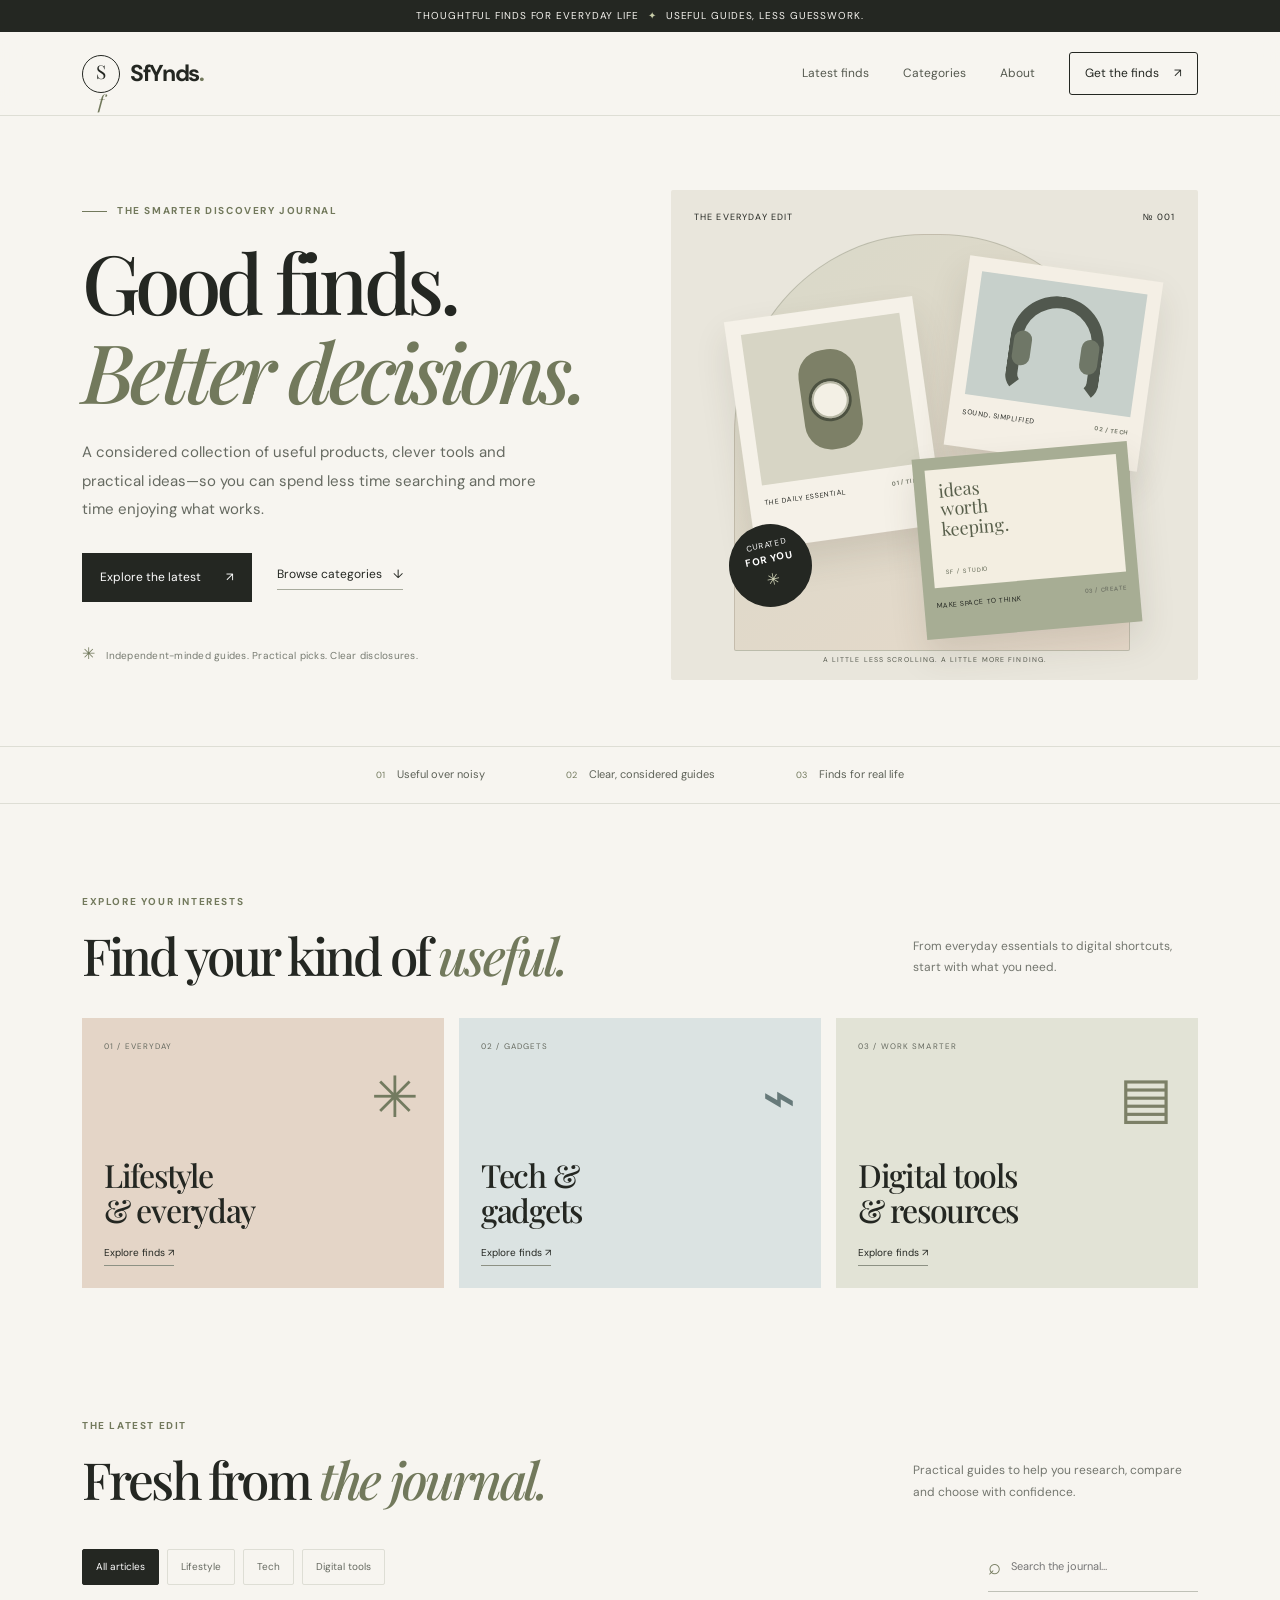
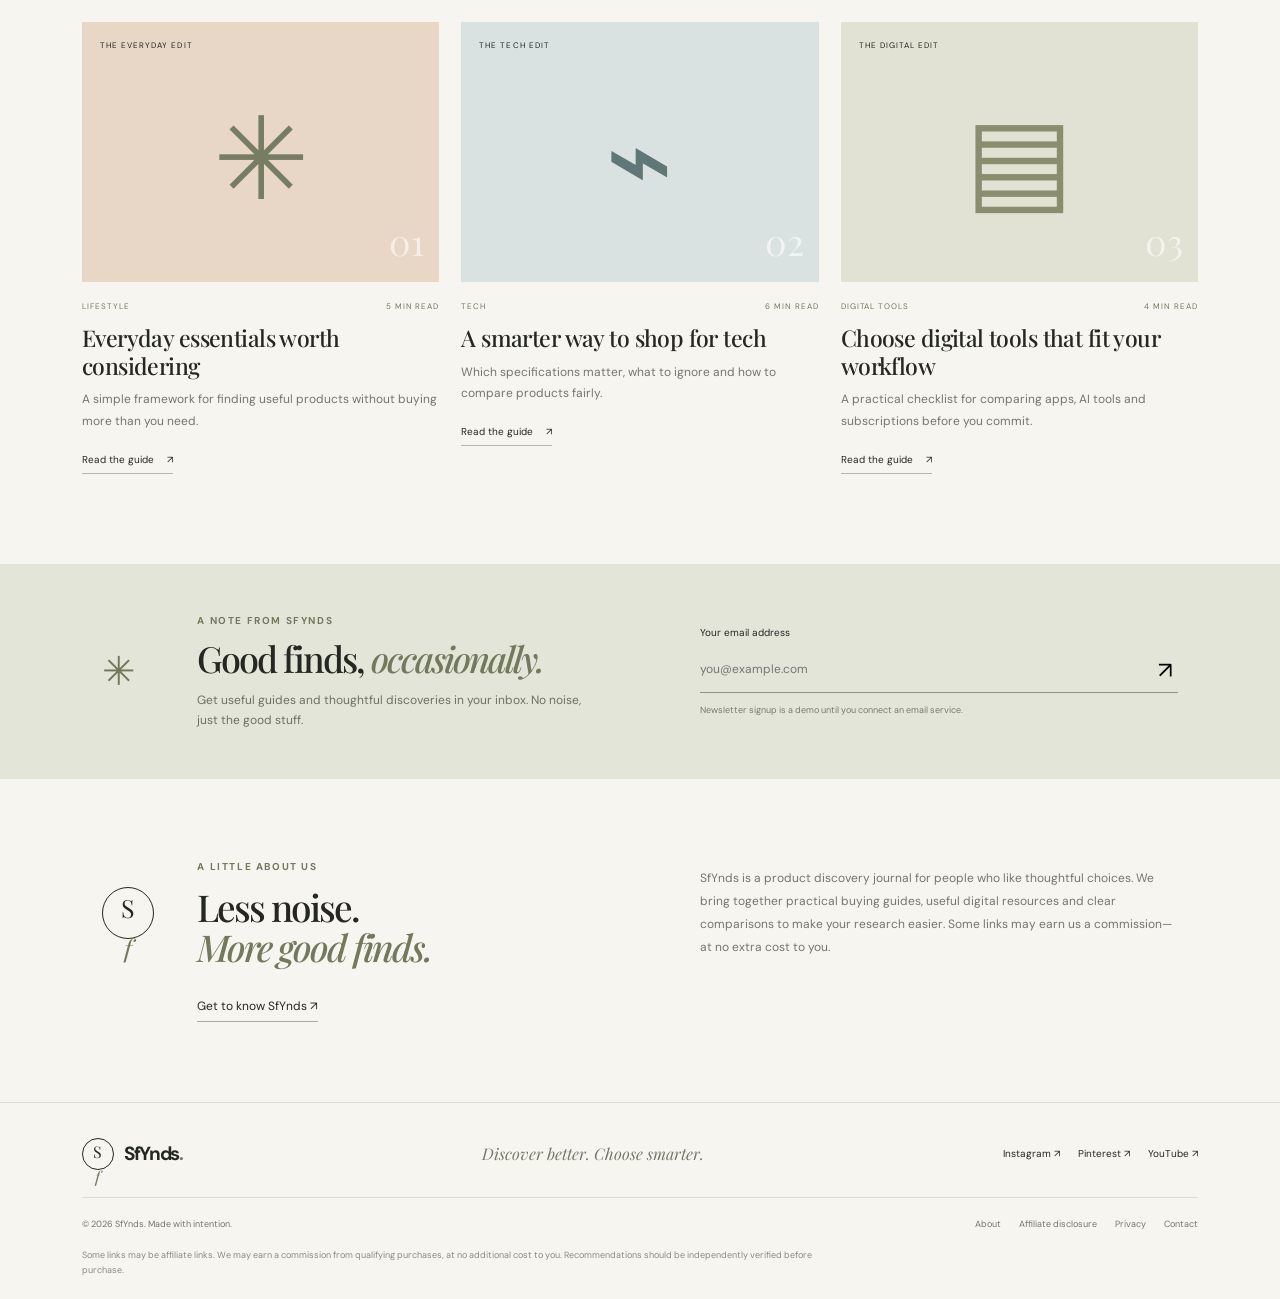
<file: index.html>
<!doctype html>
<html lang="en">
<head>
  <meta charset="utf-8">
  <meta name="viewport" content="width=device-width, initial-scale=1">
  <meta name="description" content="Discover useful products, practical buying guides, smart tech finds and digital tools with SfYnds. Choose smarter with clear, helpful recommendations.">
  <meta name="theme-color" content="#f7f5f0">
  <title>SfYnds — Discover Better. Choose Smarter.</title>
  <link rel="icon" href="assets/favicon.svg" type="image/svg+xml">
  <link rel="stylesheet" href="styles.css">
  <script src="script.js" defer></script>
</head>
<body>
  <div class="announcement">Thoughtful finds for everyday life <span aria-hidden="true">✦</span> Useful guides, less guesswork.</div>
  <header class="site-header">
    <a class="brand" href="index.html" aria-label="SfYnds home"><span class="brand-mark">S<span>f</span></span><span class="brand-word">SfYnds<span class="brand-dot">.</span></span></a>
    <button class="menu-toggle" aria-label="Open navigation" aria-expanded="false">☰</button>
    <nav class="main-nav" aria-label="Main navigation">
      <a href="#latest">Latest finds</a><a href="#categories">Categories</a><a href="#about">About</a>
      <a class="nav-cta" href="#newsletter">Get the finds <span>↗</span></a>
    </nav>
  </header>
  <main>
    <section class="hero">
      <div class="hero-copy">
        <p class="eyebrow"><span class="eyebrow-line"></span> THE SMARTER DISCOVERY JOURNAL</p>
        <h1>Good finds.<br><em>Better decisions.</em></h1>
        <p class="hero-lede">A considered collection of useful products, clever tools and practical ideas—so you can spend less time searching and more time enjoying what works.</p>
        <div class="hero-actions"><a class="button button-dark" href="#latest">Explore the latest <span>↗</span></a><a class="text-link" href="#categories">Browse categories <span>↓</span></a></div>
        <div class="hero-note"><span class="tiny-spark">✳</span> Independent-minded guides. Practical picks. Clear disclosures.</div>
      </div>
      <div class="hero-art" aria-label="Illustration of curated everyday finds">
        <div class="art-backdrop"></div>
        <div class="art-label art-label-top">THE EVERYDAY EDIT <span>№ 001</span></div>
        <div class="product-card card-watch"><div class="watch-face"><span></span></div><div class="product-caption">THE DAILY ESSENTIAL <b>01 / TIME</b></div></div>
        <div class="product-card card-headphones"><div class="headphone-shape"><i></i></div><div class="product-caption">SOUND, SIMPLIFIED <b>02 / TECH</b></div></div>
        <div class="product-card card-notebook"><div class="notebook-shape"><span>ideas<br>worth<br>keeping.</span><i>SF / STUDIO</i></div><div class="product-caption">MAKE SPACE TO THINK <b>03 / CREATE</b></div></div>
        <div class="art-stamp">CURATED<br><b>FOR YOU</b><span>✳</span></div>
        <div class="art-bottom">A LITTLE LESS SCROLLING. A LITTLE MORE FINDING.</div>
      </div>
    </section>
    <section class="trust-strip"><div><span>01</span> Useful over noisy</div><div><span>02</span> Clear, considered guides</div><div><span>03</span> Finds for real life</div></section>
    <section class="section categories-section" id="categories">
      <div class="section-heading"><div><p class="eyebrow">EXPLORE YOUR INTERESTS</p><h2>Find your kind of <em>useful.</em></h2></div><p class="section-aside">From everyday essentials to digital shortcuts, start with what you need.</p></div>
      <div class="category-grid">
        <a class="category-tile tile-lifestyle" href="#latest" data-category-link="Lifestyle"><span class="tile-number">01 / EVERYDAY</span><span class="tile-icon">✳</span><h3>Lifestyle<br>& everyday</h3><span class="tile-link">Explore finds ↗</span></a>
        <a class="category-tile tile-tech" href="#latest" data-category-link="Tech"><span class="tile-number">02 / GADGETS</span><span class="tile-icon">⌁</span><h3>Tech &<br>gadgets</h3><span class="tile-link">Explore finds ↗</span></a>
        <a class="category-tile tile-digital" href="#latest" data-category-link="Digital Tools"><span class="tile-number">03 / WORK SMARTER</span><span class="tile-icon">▤</span><h3>Digital tools<br>& resources</h3><span class="tile-link">Explore finds ↗</span></a>
      </div>
    </section>
    <section class="section latest-section" id="latest">
      <div class="section-heading"><div><p class="eyebrow">THE LATEST EDIT</p><h2>Fresh from <em>the journal.</em></h2></div><p class="section-aside">Practical guides to help you research, compare and choose with confidence.</p></div>
      <div class="filter-row"><div class="filter-buttons" role="group" aria-label="Filter articles"><button class="filter-btn active" data-filter="All">All articles</button><button class="filter-btn" data-filter="Lifestyle">Lifestyle</button><button class="filter-btn" data-filter="Tech">Tech</button><button class="filter-btn" data-filter="Digital Tools">Digital tools</button></div><label class="search-box"><span aria-hidden="true">⌕</span><input id="article-search" type="search" placeholder="Search the journal…" aria-label="Search articles"></label></div>
      <div class="article-grid" id="article-grid">
        <article class="article-card" data-category="Lifestyle" data-search="everyday essentials affordable useful products buying guide">
          <a class="article-image image-lifestyle" href="articles/everyday-essentials.html" aria-label="Read Everyday essentials worth considering"><span class="image-kicker">THE EVERYDAY EDIT</span><span class="image-illustration">✳</span><span class="image-number">01</span></a>
          <div class="article-meta"><span>LIFESTYLE</span><span>5 MIN READ</span></div><h3><a href="articles/everyday-essentials.html">Everyday essentials worth considering</a></h3><p>A simple framework for finding useful products without buying more than you need.</p><a class="read-link" href="articles/everyday-essentials.html">Read the guide <span>↗</span></a>
        </article>
        <article class="article-card" data-category="Tech" data-search="tech gadgets buying guide compare specifications features">
          <a class="article-image image-tech" href="articles/smart-tech-buying-guide.html" aria-label="Read A smarter way to shop for tech"><span class="image-kicker">THE TECH EDIT</span><span class="image-illustration">⌁</span><span class="image-number">02</span></a>
          <div class="article-meta"><span>TECH</span><span>6 MIN READ</span></div><h3><a href="articles/smart-tech-buying-guide.html">A smarter way to shop for tech</a></h3><p>Which specifications matter, what to ignore and how to compare products fairly.</p><a class="read-link" href="articles/smart-tech-buying-guide.html">Read the guide <span>↗</span></a>
        </article>
        <article class="article-card" data-category="Digital Tools" data-search="digital tools productivity AI free paid software choose tool">
          <a class="article-image image-digital" href="articles/choose-digital-tools.html" aria-label="Read How to choose digital tools that fit your workflow"><span class="image-kicker">THE DIGITAL EDIT</span><span class="image-illustration">▤</span><span class="image-number">03</span></a>
          <div class="article-meta"><span>DIGITAL TOOLS</span><span>4 MIN READ</span></div><h3><a href="articles/choose-digital-tools.html">Choose digital tools that fit your workflow</a></h3><p>A practical checklist for comparing apps, AI tools and subscriptions before you commit.</p><a class="read-link" href="articles/choose-digital-tools.html">Read the guide <span>↗</span></a>
        </article>
      </div>
      <p class="no-results" id="no-results" hidden>No articles match that search. Try another keyword.</p>
    </section>
    <section class="newsletter-section" id="newsletter"><div class="newsletter-star">✳</div><div><p class="eyebrow">A NOTE FROM SFYNDS</p><h2>Good finds, <em>occasionally.</em></h2><p>Get useful guides and thoughtful discoveries in your inbox. No noise, just the good stuff.</p></div><form class="newsletter-form" id="newsletter-form"><label for="email">Your email address</label><div class="newsletter-input"><input id="email" type="email" placeholder="you@example.com" required><button type="submit" aria-label="Subscribe">↗</button></div><small id="newsletter-message">Newsletter signup is a demo until you connect an email service.</small></form></section>
    <section class="about-band" id="about"><div class="about-mark">S<span>f</span></div><div><p class="eyebrow">A LITTLE ABOUT US</p><h2>Less noise.<br><em>More good finds.</em></h2></div><p>SfYnds is a product discovery journal for people who like thoughtful choices. We bring together practical buying guides, useful digital resources and clear comparisons to make your research easier. Some links may earn us a commission—at no extra cost to you.</p><a class="text-link" href="about.html">Get to know SfYnds ↗</a></section>
  </main>
  <footer class="site-footer"><div class="footer-top"><a class="brand brand-footer" href="index.html"><span class="brand-mark">S<span>f</span></span><span class="brand-word">SfYnds<span class="brand-dot">.</span></span></a><p>Discover better. Choose smarter.</p><div class="social-links"><a href="#" data-placeholder-social>Instagram ↗</a><a href="#" data-placeholder-social>Pinterest ↗</a><a href="#" data-placeholder-social>YouTube ↗</a></div></div><div class="footer-bottom"><span>© <span id="year"></span> SfYnds. Made with intention.</span><div><a href="about.html">About</a><a href="affiliate-disclosure.html">Affiliate disclosure</a><a href="privacy.html">Privacy</a><a href="contact.html">Contact</a></div></div><p class="footer-note">Some links may be affiliate links. We may earn a commission from qualifying purchases, at no additional cost to you. Recommendations should be independently verified before purchase.</p></footer>
</body>
</html>
</file>
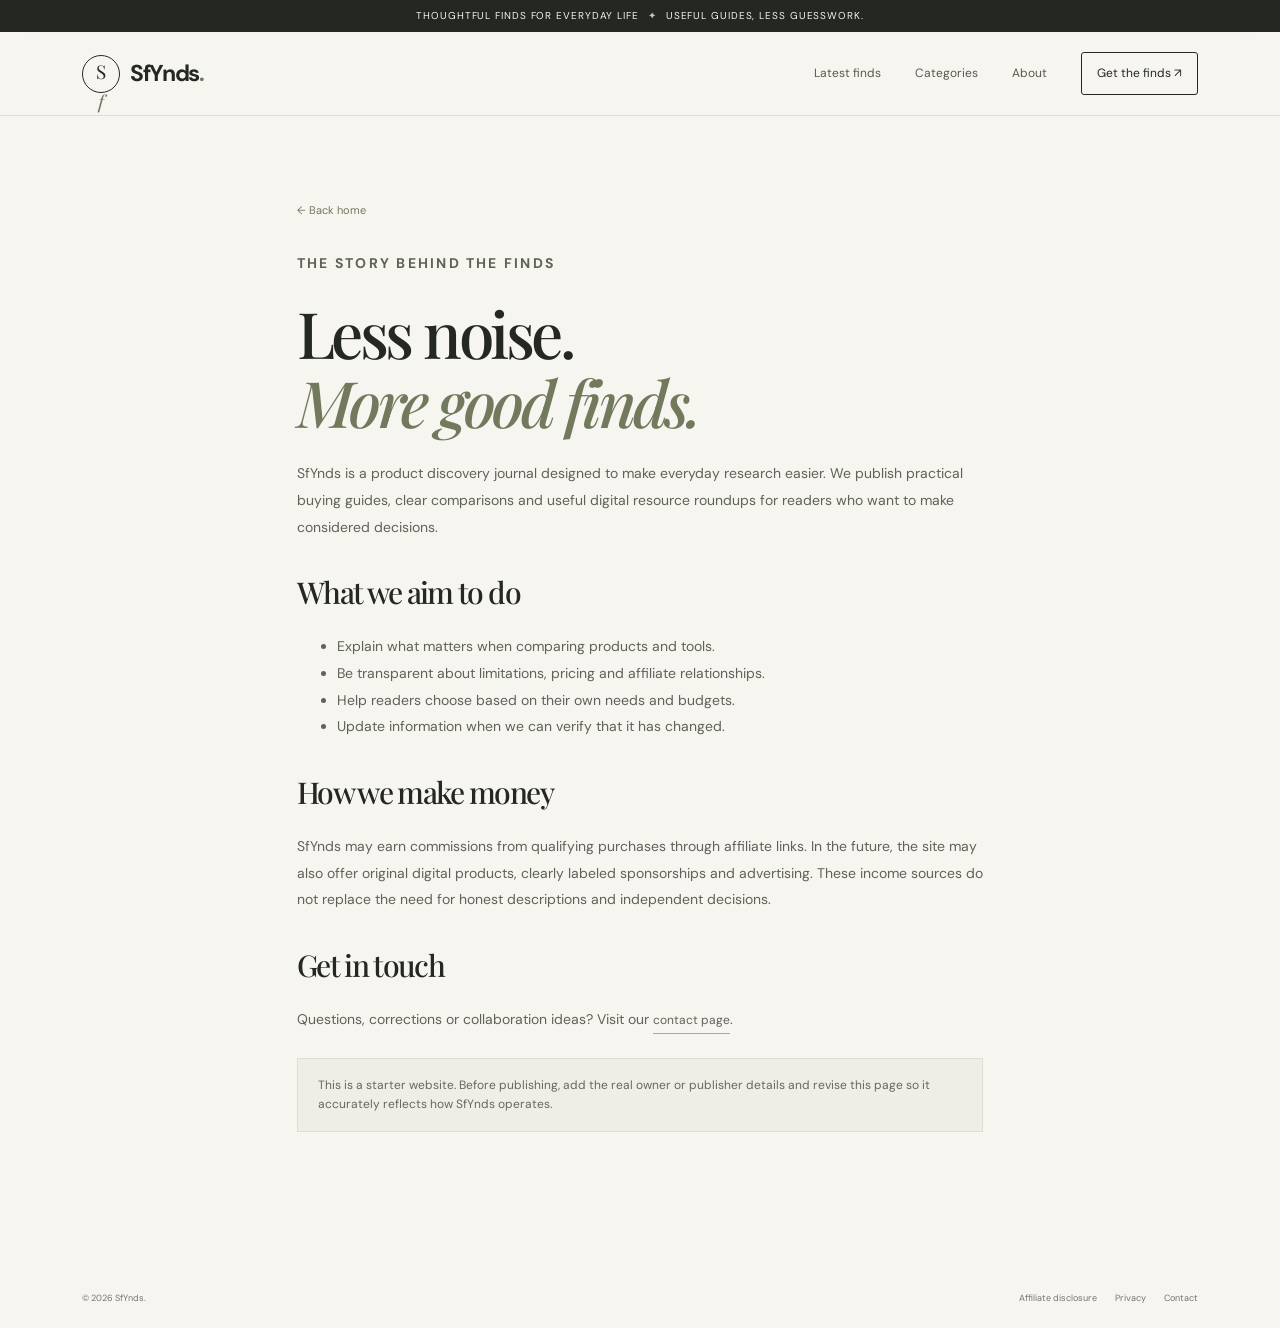
<file: about.html>
<!doctype html><html lang="en"><head><meta charset="utf-8"><meta name="viewport" content="width=device-width, initial-scale=1"><meta name="description" content="Learn about SfYnds, a product discovery journal for useful products, practical guides and digital resources."><title>About SfYnds</title><link rel="icon" href="assets/favicon.svg" type="image/svg+xml"><link rel="stylesheet" href="styles.css"></head><body><div class="announcement">Thoughtful finds for everyday life <span>✦</span> Useful guides, less guesswork.</div><header class="site-header"><a class="brand" href="index.html"><span class="brand-mark">S<span>f</span></span><span class="brand-word">SfYnds<span class="brand-dot">.</span></span></a><button class="menu-toggle" aria-label="Open navigation" aria-expanded="false">☰</button><nav class="main-nav"><a href="index.html#latest">Latest finds</a><a href="index.html#categories">Categories</a><a href="about.html">About</a><a class="nav-cta" href="index.html#newsletter">Get the finds ↗</a></nav></header><main class="content-page"><a class="back-link" href="index.html">← Back home</a><p class="eyebrow">THE STORY BEHIND THE FINDS</p><h1>Less noise.<br><em>More good finds.</em></h1><p>SfYnds is a product discovery journal designed to make everyday research easier. We publish practical buying guides, clear comparisons and useful digital resource roundups for readers who want to make considered decisions.</p><h2>What we aim to do</h2><ul><li>Explain what matters when comparing products and tools.</li><li>Be transparent about limitations, pricing and affiliate relationships.</li><li>Help readers choose based on their own needs and budgets.</li><li>Update information when we can verify that it has changed.</li></ul><h2>How we make money</h2><p>SfYnds may earn commissions from qualifying purchases through affiliate links. In the future, the site may also offer original digital products, clearly labeled sponsorships and advertising. These income sources do not replace the need for honest descriptions and independent decisions.</p><h2>Get in touch</h2><p>Questions, corrections or collaboration ideas? Visit our <a class="text-link" href="contact.html">contact page</a>.</p><div class="disclosure-box">This is a starter website. Before publishing, add the real owner or publisher details and revise this page so it accurately reflects how SfYnds operates.</div></main><footer class="site-footer"><div class="footer-bottom"><span>© <span id="year">2026</span> SfYnds.</span><div><a href="affiliate-disclosure.html">Affiliate disclosure</a><a href="privacy.html">Privacy</a><a href="contact.html">Contact</a></div></div></footer><script src="script.js" defer></script></body></html>
</file>
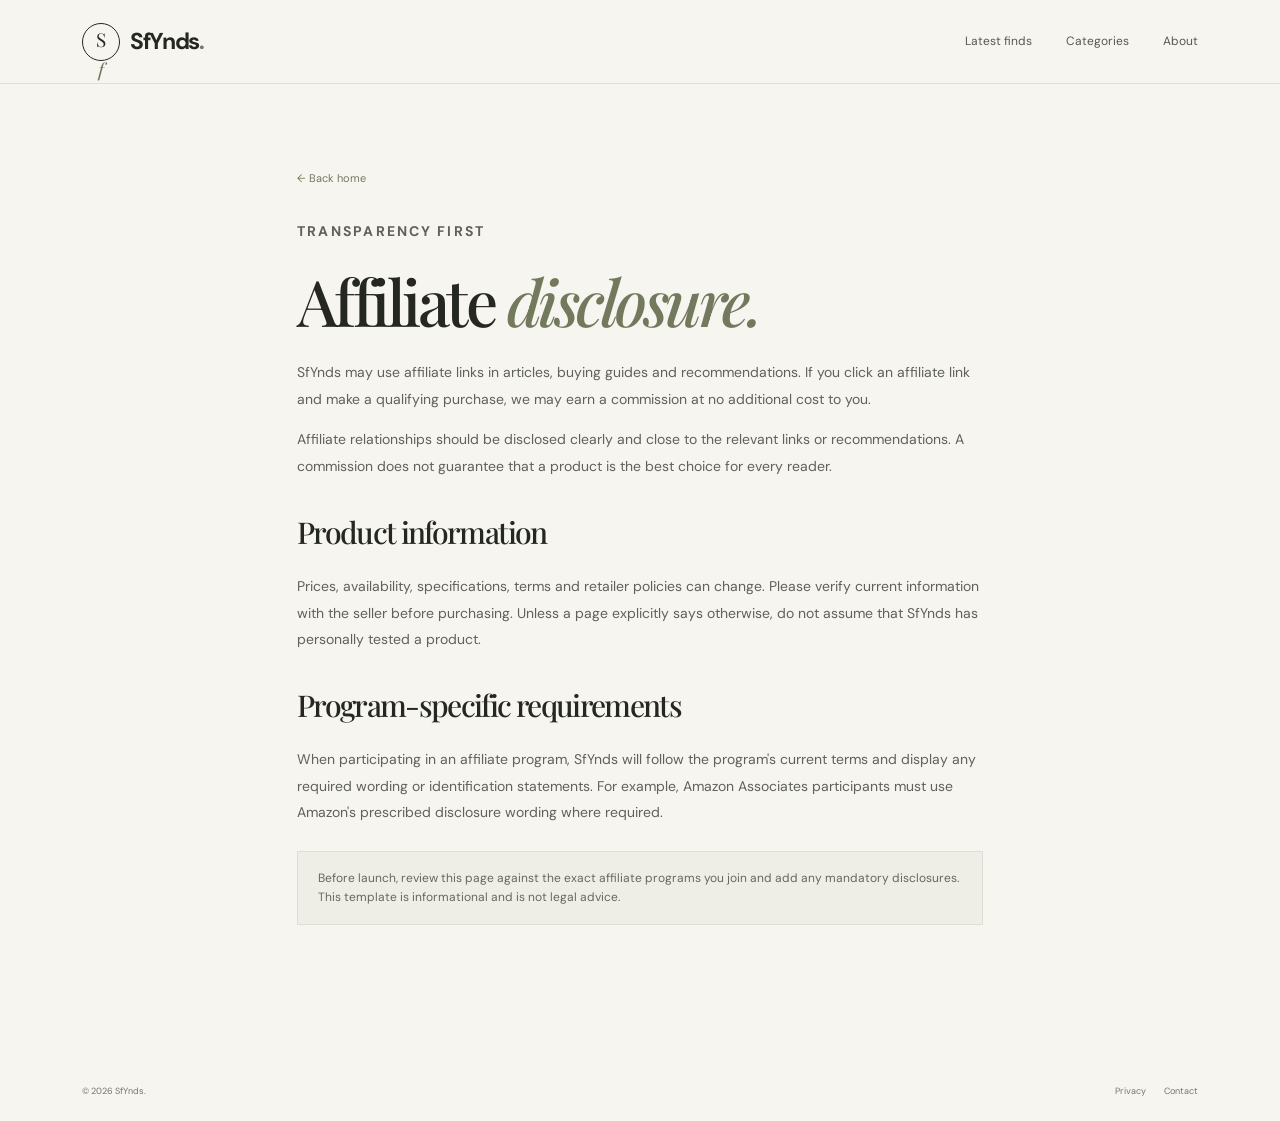
<file: affiliate-disclosure.html>
<!doctype html><html lang="en"><head><meta charset="utf-8"><meta name="viewport" content="width=device-width, initial-scale=1"><meta name="description" content="SfYnds affiliate disclosure and explanation of how affiliate links may support the website."><title>Affiliate Disclosure | SfYnds</title><link rel="icon" href="assets/favicon.svg" type="image/svg+xml"><link rel="stylesheet" href="styles.css"></head><body><header class="site-header"><a class="brand" href="index.html"><span class="brand-mark">S<span>f</span></span><span class="brand-word">SfYnds<span class="brand-dot">.</span></span></a><button class="menu-toggle" aria-label="Open navigation" aria-expanded="false">☰</button><nav class="main-nav"><a href="index.html#latest">Latest finds</a><a href="index.html#categories">Categories</a><a href="about.html">About</a></nav></header><main class="content-page"><a class="back-link" href="index.html">← Back home</a><p class="eyebrow">TRANSPARENCY FIRST</p><h1>Affiliate <em>disclosure.</em></h1><p>SfYnds may use affiliate links in articles, buying guides and recommendations. If you click an affiliate link and make a qualifying purchase, we may earn a commission at no additional cost to you.</p><p>Affiliate relationships should be disclosed clearly and close to the relevant links or recommendations. A commission does not guarantee that a product is the best choice for every reader.</p><h2>Product information</h2><p>Prices, availability, specifications, terms and retailer policies can change. Please verify current information with the seller before purchasing. Unless a page explicitly says otherwise, do not assume that SfYnds has personally tested a product.</p><h2>Program-specific requirements</h2><p>When participating in an affiliate program, SfYnds will follow the program's current terms and display any required wording or identification statements. For example, Amazon Associates participants must use Amazon's prescribed disclosure wording where required.</p><div class="disclosure-box">Before launch, review this page against the exact affiliate programs you join and add any mandatory disclosures. This template is informational and is not legal advice.</div></main><footer class="site-footer"><div class="footer-bottom"><span>© <span id="year">2026</span> SfYnds.</span><div><a href="privacy.html">Privacy</a><a href="contact.html">Contact</a></div></div></footer><script src="script.js" defer></script></body></html>
</file>
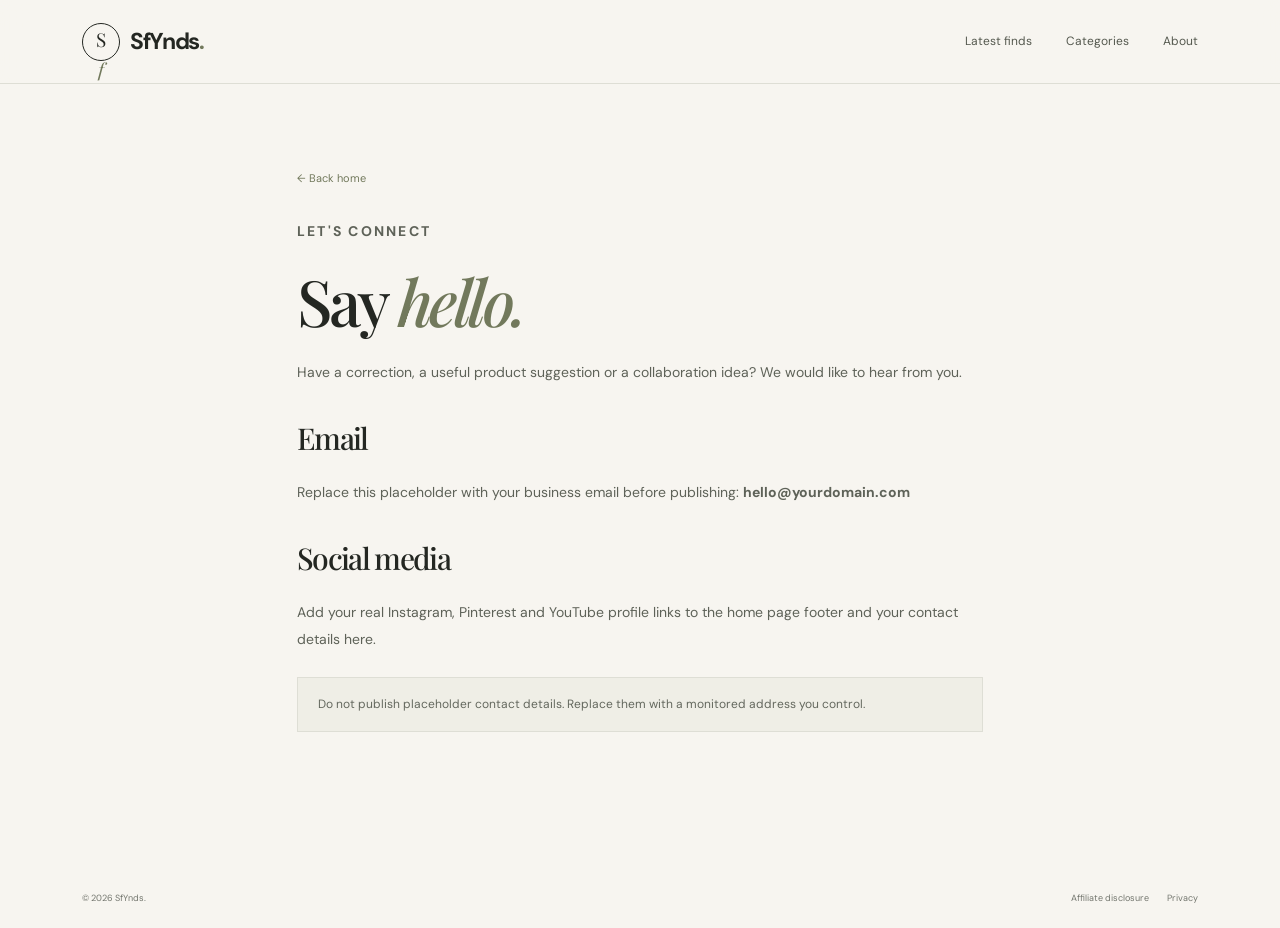
<file: contact.html>
<!doctype html><html lang="en"><head><meta charset="utf-8"><meta name="viewport" content="width=device-width, initial-scale=1"><meta name="description" content="Contact SfYnds with questions, corrections and collaboration enquiries."><title>Contact SfYnds</title><link rel="icon" href="assets/favicon.svg" type="image/svg+xml"><link rel="stylesheet" href="styles.css"></head><body><header class="site-header"><a class="brand" href="index.html"><span class="brand-mark">S<span>f</span></span><span class="brand-word">SfYnds<span class="brand-dot">.</span></span></a><button class="menu-toggle" aria-label="Open navigation" aria-expanded="false">☰</button><nav class="main-nav"><a href="index.html#latest">Latest finds</a><a href="index.html#categories">Categories</a><a href="about.html">About</a></nav></header><main class="content-page"><a class="back-link" href="index.html">← Back home</a><p class="eyebrow">LET'S CONNECT</p><h1>Say <em>hello.</em></h1><p>Have a correction, a useful product suggestion or a collaboration idea? We would like to hear from you.</p><h2>Email</h2><p>Replace this placeholder with your business email before publishing: <strong>hello@yourdomain.com</strong></p><h2>Social media</h2><p>Add your real Instagram, Pinterest and YouTube profile links to the home page footer and your contact details here.</p><div class="disclosure-box">Do not publish placeholder contact details. Replace them with a monitored address you control.</div></main><footer class="site-footer"><div class="footer-bottom"><span>© <span id="year">2026</span> SfYnds.</span><div><a href="affiliate-disclosure.html">Affiliate disclosure</a><a href="privacy.html">Privacy</a></div></div></footer><script src="script.js" defer></script></body></html>
</file>
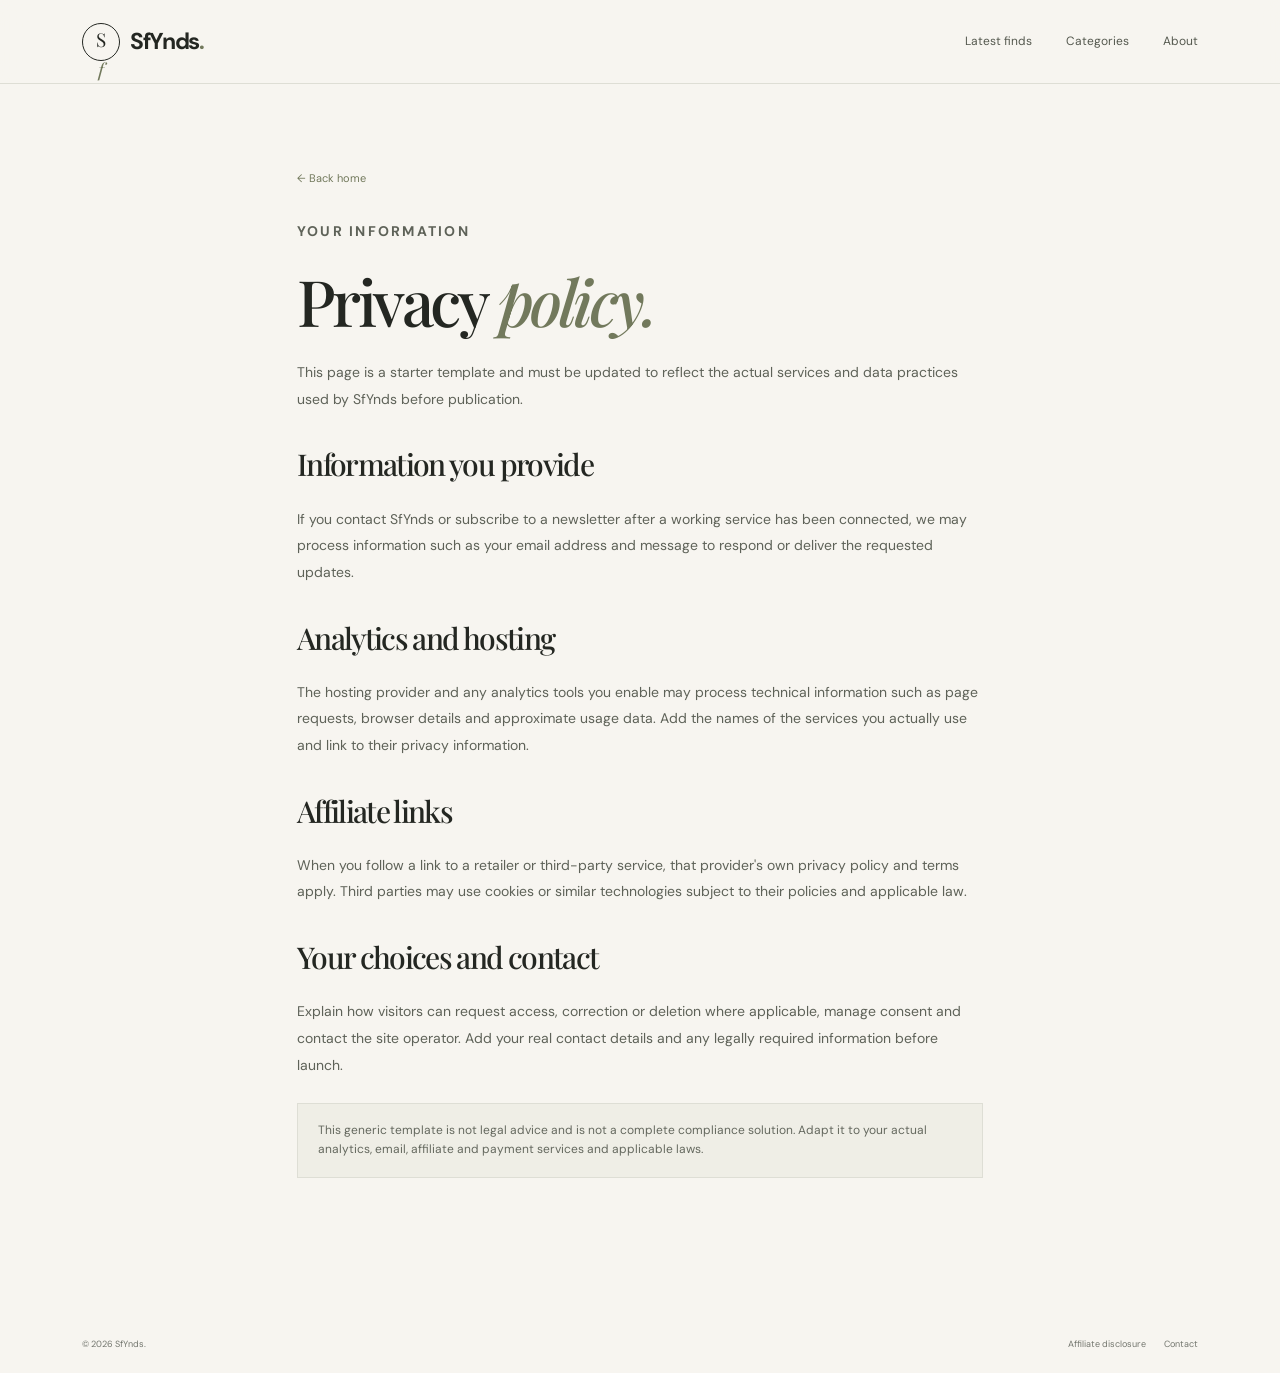
<file: privacy.html>
<!doctype html><html lang="en"><head><meta charset="utf-8"><meta name="viewport" content="width=device-width, initial-scale=1"><meta name="description" content="Privacy information for visitors to the SfYnds website."><title>Privacy Policy | SfYnds</title><link rel="icon" href="assets/favicon.svg" type="image/svg+xml"><link rel="stylesheet" href="styles.css"></head><body><header class="site-header"><a class="brand" href="index.html"><span class="brand-mark">S<span>f</span></span><span class="brand-word">SfYnds<span class="brand-dot">.</span></span></a><button class="menu-toggle" aria-label="Open navigation" aria-expanded="false">☰</button><nav class="main-nav"><a href="index.html#latest">Latest finds</a><a href="index.html#categories">Categories</a><a href="about.html">About</a></nav></header><main class="content-page"><a class="back-link" href="index.html">← Back home</a><p class="eyebrow">YOUR INFORMATION</p><h1>Privacy <em>policy.</em></h1><p>This page is a starter template and must be updated to reflect the actual services and data practices used by SfYnds before publication.</p><h2>Information you provide</h2><p>If you contact SfYnds or subscribe to a newsletter after a working service has been connected, we may process information such as your email address and message to respond or deliver the requested updates.</p><h2>Analytics and hosting</h2><p>The hosting provider and any analytics tools you enable may process technical information such as page requests, browser details and approximate usage data. Add the names of the services you actually use and link to their privacy information.</p><h2>Affiliate links</h2><p>When you follow a link to a retailer or third-party service, that provider's own privacy policy and terms apply. Third parties may use cookies or similar technologies subject to their policies and applicable law.</p><h2>Your choices and contact</h2><p>Explain how visitors can request access, correction or deletion where applicable, manage consent and contact the site operator. Add your real contact details and any legally required information before launch.</p><div class="disclosure-box">This generic template is not legal advice and is not a complete compliance solution. Adapt it to your actual analytics, email, affiliate and payment services and applicable laws.</div></main><footer class="site-footer"><div class="footer-bottom"><span>© <span id="year">2026</span> SfYnds.</span><div><a href="affiliate-disclosure.html">Affiliate disclosure</a><a href="contact.html">Contact</a></div></div></footer><script src="script.js" defer></script></body></html>
</file>
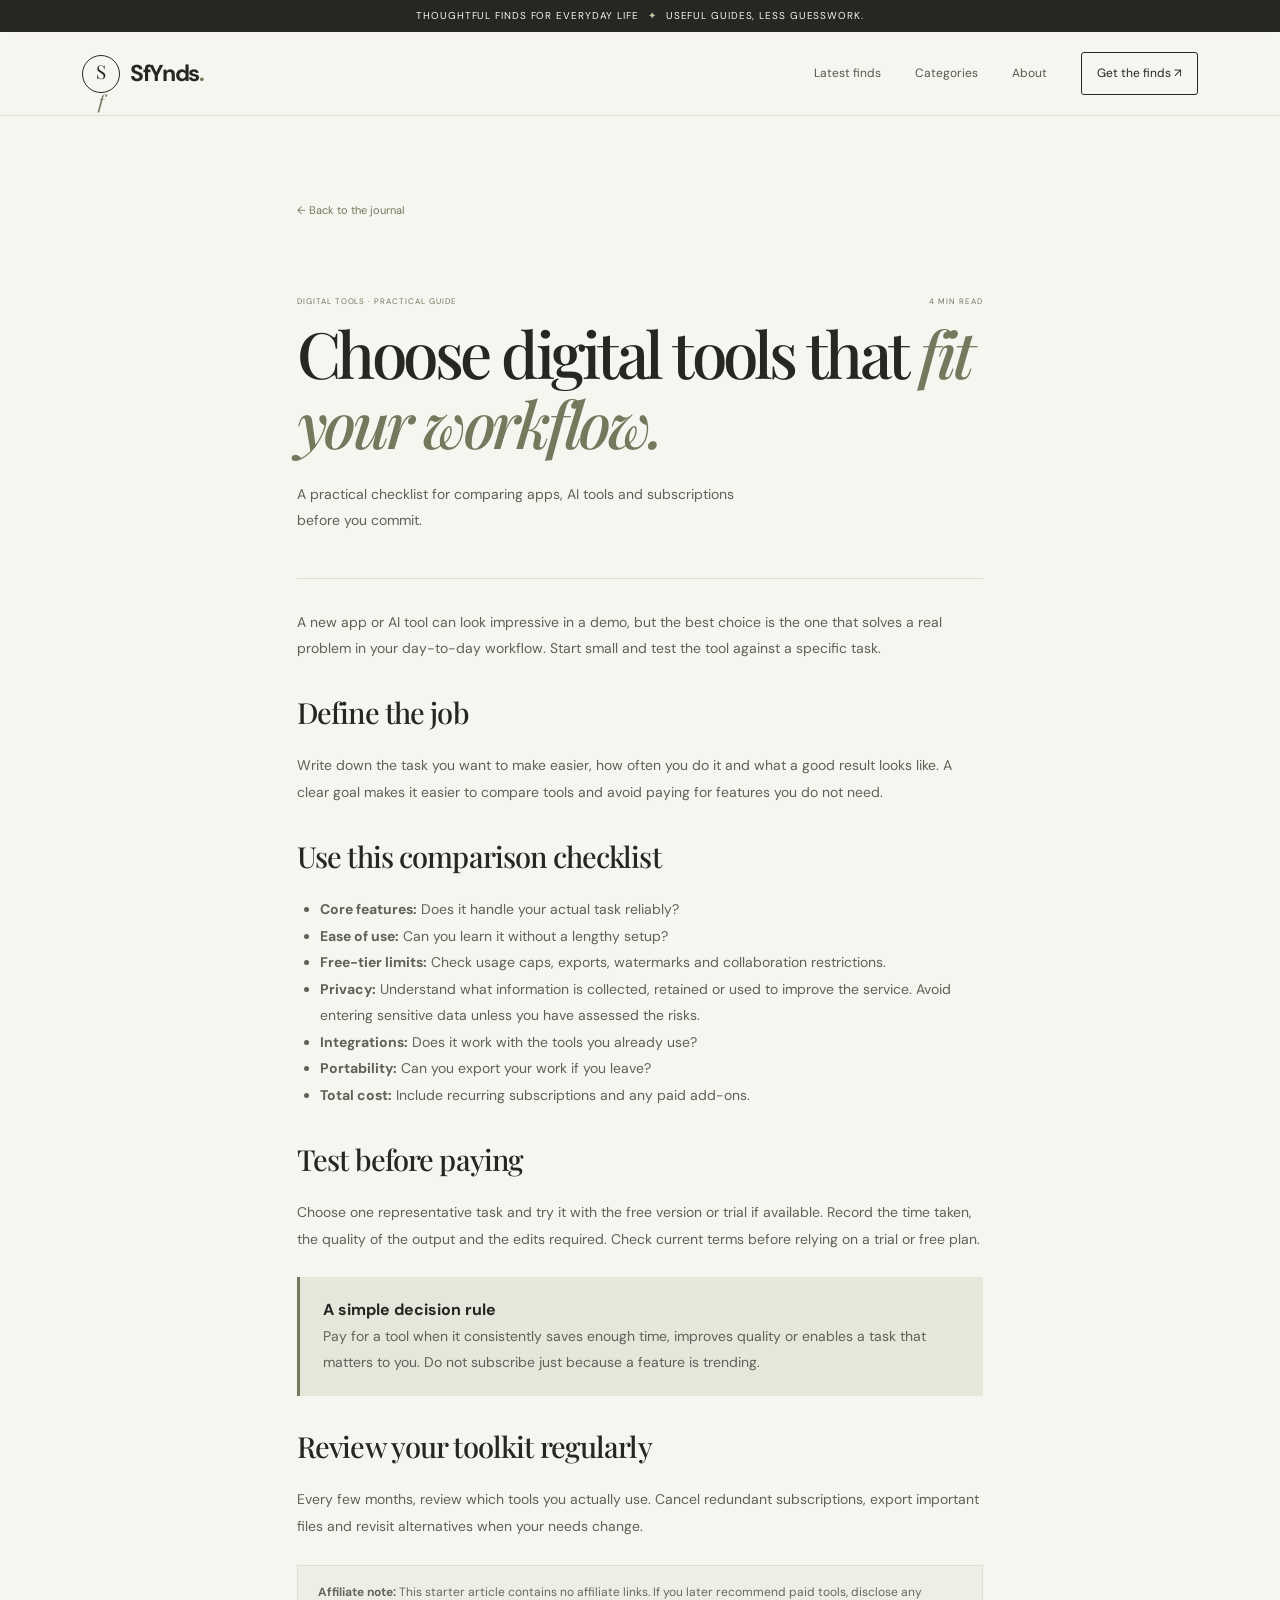
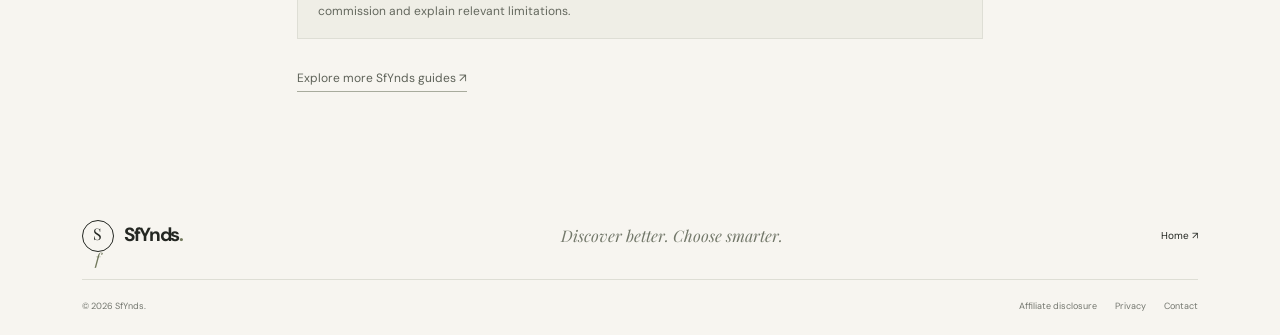
<file: articles/choose-digital-tools.html>
<!doctype html>
<html lang="en"><head><meta charset="utf-8"><meta name="viewport" content="width=device-width, initial-scale=1"><meta name="description" content="A practical checklist for comparing AI tools, productivity apps and software subscriptions before choosing one."><title>Choose digital tools that fit your workflow | SfYnds</title><link rel="icon" href="../assets/favicon.svg" type="image/svg+xml"><link rel="stylesheet" href="../styles.css"></head><body>
<div class="announcement">Thoughtful finds for everyday life <span>✦</span> Useful guides, less guesswork.</div><header class="site-header"><a class="brand" href="../index.html"><span class="brand-mark">S<span>f</span></span><span class="brand-word">SfYnds<span class="brand-dot">.</span></span></a><button class="menu-toggle" aria-label="Open navigation" aria-expanded="false">☰</button><nav class="main-nav"><a href="../index.html#latest">Latest finds</a><a href="../index.html#categories">Categories</a><a href="../about.html">About</a><a class="nav-cta" href="../index.html#newsletter">Get the finds ↗</a></nav></header>
<main class="content-page"><a class="back-link" href="../index.html#latest">← Back to the journal</a><div class="article-hero"><div class="article-meta"><span>DIGITAL TOOLS · PRACTICAL GUIDE</span><span>4 MIN READ</span></div><h1>Choose digital tools that <em>fit your workflow.</em></h1><p class="hero-lede">A practical checklist for comparing apps, AI tools and subscriptions before you commit.</p></div><article class="article-body">
<p>A new app or AI tool can look impressive in a demo, but the best choice is the one that solves a real problem in your day-to-day workflow. Start small and test the tool against a specific task.</p>
<h2>Define the job</h2><p>Write down the task you want to make easier, how often you do it and what a good result looks like. A clear goal makes it easier to compare tools and avoid paying for features you do not need.</p>
<h2>Use this comparison checklist</h2><ul><li><strong>Core features:</strong> Does it handle your actual task reliably?</li><li><strong>Ease of use:</strong> Can you learn it without a lengthy setup?</li><li><strong>Free-tier limits:</strong> Check usage caps, exports, watermarks and collaboration restrictions.</li><li><strong>Privacy:</strong> Understand what information is collected, retained or used to improve the service. Avoid entering sensitive data unless you have assessed the risks.</li><li><strong>Integrations:</strong> Does it work with the tools you already use?</li><li><strong>Portability:</strong> Can you export your work if you leave?</li><li><strong>Total cost:</strong> Include recurring subscriptions and any paid add-ons.</li></ul>
<h2>Test before paying</h2><p>Choose one representative task and try it with the free version or trial if available. Record the time taken, the quality of the output and the edits required. Check current terms before relying on a trial or free plan.</p>
<div class="article-callout"><strong>A simple decision rule</strong><p>Pay for a tool when it consistently saves enough time, improves quality or enables a task that matters to you. Do not subscribe just because a feature is trending.</p></div>
<h2>Review your toolkit regularly</h2><p>Every few months, review which tools you actually use. Cancel redundant subscriptions, export important files and revisit alternatives when your needs change.</p><div class="disclosure-box"><strong>Affiliate note:</strong> This starter article contains no affiliate links. If you later recommend paid tools, disclose any commission and explain relevant limitations.</div><p><a class="text-link" href="../index.html#latest">Explore more SfYnds guides ↗</a></p></article></main>
<footer class="site-footer"><div class="footer-top"><a class="brand brand-footer" href="../index.html"><span class="brand-mark">S<span>f</span></span><span class="brand-word">SfYnds<span class="brand-dot">.</span></span></a><p>Discover better. Choose smarter.</p><div class="social-links"><a href="../index.html">Home ↗</a></div></div><div class="footer-bottom"><span>© <span id="year">2026</span> SfYnds.</span><div><a href="../affiliate-disclosure.html">Affiliate disclosure</a><a href="../privacy.html">Privacy</a><a href="../contact.html">Contact</a></div></div></footer><script src="../script.js" defer></script></body></html>
</file>
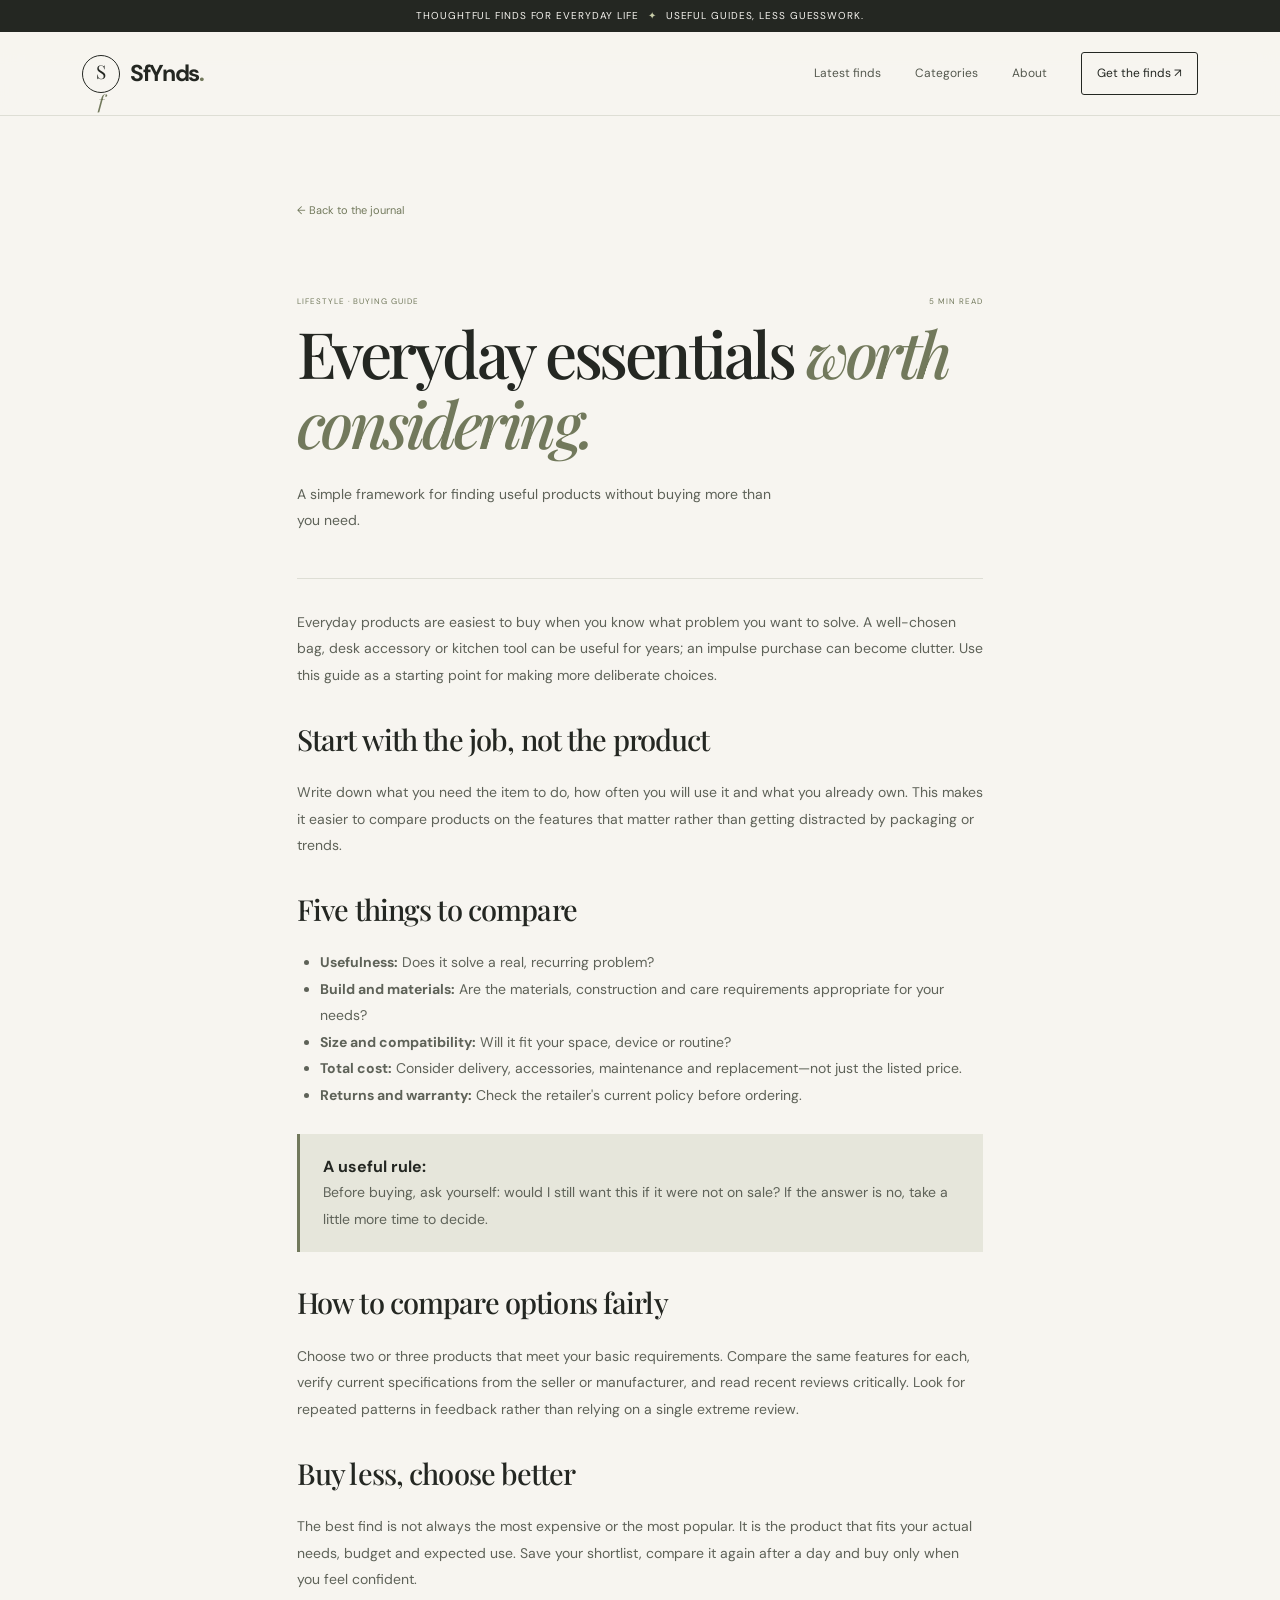
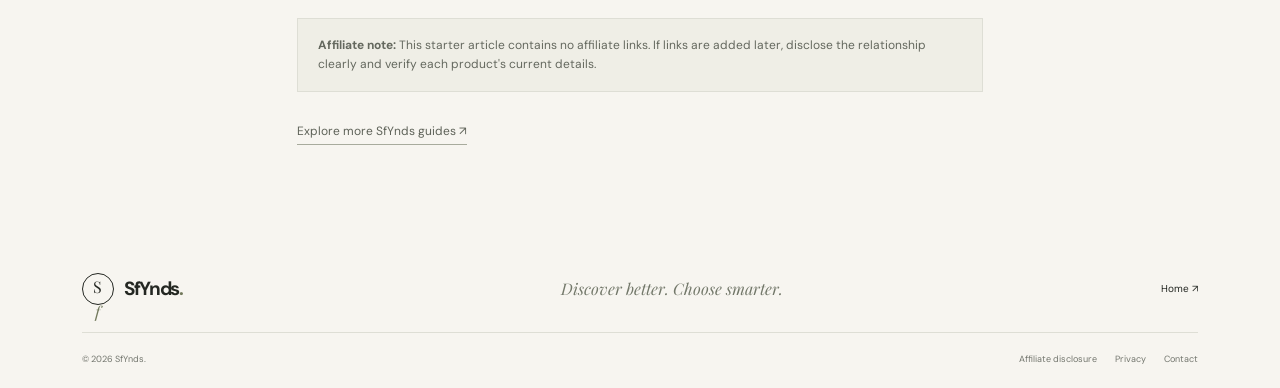
<file: articles/everyday-essentials.html>
<!doctype html>
<html lang="en"><head><meta charset="utf-8"><meta name="viewport" content="width=device-width, initial-scale=1"><meta name="description" content="A practical framework for choosing useful everyday products, comparing quality and avoiding impulse purchases."><title>Everyday essentials worth considering | SfYnds</title><link rel="icon" href="../assets/favicon.svg" type="image/svg+xml"><link rel="stylesheet" href="../styles.css"></head><body>
<div class="announcement">Thoughtful finds for everyday life <span>✦</span> Useful guides, less guesswork.</div><header class="site-header"><a class="brand" href="../index.html"><span class="brand-mark">S<span>f</span></span><span class="brand-word">SfYnds<span class="brand-dot">.</span></span></a><button class="menu-toggle" aria-label="Open navigation" aria-expanded="false">☰</button><nav class="main-nav"><a href="../index.html#latest">Latest finds</a><a href="../index.html#categories">Categories</a><a href="../about.html">About</a><a class="nav-cta" href="../index.html#newsletter">Get the finds ↗</a></nav></header>
<main class="content-page"><a class="back-link" href="../index.html#latest">← Back to the journal</a><div class="article-hero"><div class="article-meta"><span>LIFESTYLE · BUYING GUIDE</span><span>5 MIN READ</span></div><h1>Everyday essentials <em>worth considering.</em></h1><p class="hero-lede">A simple framework for finding useful products without buying more than you need.</p></div><article class="article-body">
<p>Everyday products are easiest to buy when you know what problem you want to solve. A well-chosen bag, desk accessory or kitchen tool can be useful for years; an impulse purchase can become clutter. Use this guide as a starting point for making more deliberate choices.</p>
<h2>Start with the job, not the product</h2><p>Write down what you need the item to do, how often you will use it and what you already own. This makes it easier to compare products on the features that matter rather than getting distracted by packaging or trends.</p>
<h2>Five things to compare</h2><ul><li><strong>Usefulness:</strong> Does it solve a real, recurring problem?</li><li><strong>Build and materials:</strong> Are the materials, construction and care requirements appropriate for your needs?</li><li><strong>Size and compatibility:</strong> Will it fit your space, device or routine?</li><li><strong>Total cost:</strong> Consider delivery, accessories, maintenance and replacement—not just the listed price.</li><li><strong>Returns and warranty:</strong> Check the retailer's current policy before ordering.</li></ul>
<div class="article-callout"><strong>A useful rule:</strong><p>Before buying, ask yourself: would I still want this if it were not on sale? If the answer is no, take a little more time to decide.</p></div>
<h2>How to compare options fairly</h2><p>Choose two or three products that meet your basic requirements. Compare the same features for each, verify current specifications from the seller or manufacturer, and read recent reviews critically. Look for repeated patterns in feedback rather than relying on a single extreme review.</p>
<h2>Buy less, choose better</h2><p>The best find is not always the most expensive or the most popular. It is the product that fits your actual needs, budget and expected use. Save your shortlist, compare it again after a day and buy only when you feel confident.</p>
<div class="disclosure-box"><strong>Affiliate note:</strong> This starter article contains no affiliate links. If links are added later, disclose the relationship clearly and verify each product's current details.</div>
<p><a class="text-link" href="../index.html#latest">Explore more SfYnds guides ↗</a></p></article></main>
<footer class="site-footer"><div class="footer-top"><a class="brand brand-footer" href="../index.html"><span class="brand-mark">S<span>f</span></span><span class="brand-word">SfYnds<span class="brand-dot">.</span></span></a><p>Discover better. Choose smarter.</p><div class="social-links"><a href="../index.html">Home ↗</a></div></div><div class="footer-bottom"><span>© <span id="year">2026</span> SfYnds.</span><div><a href="../affiliate-disclosure.html">Affiliate disclosure</a><a href="../privacy.html">Privacy</a><a href="../contact.html">Contact</a></div></div></footer><script src="../script.js" defer></script></body></html>
</file>
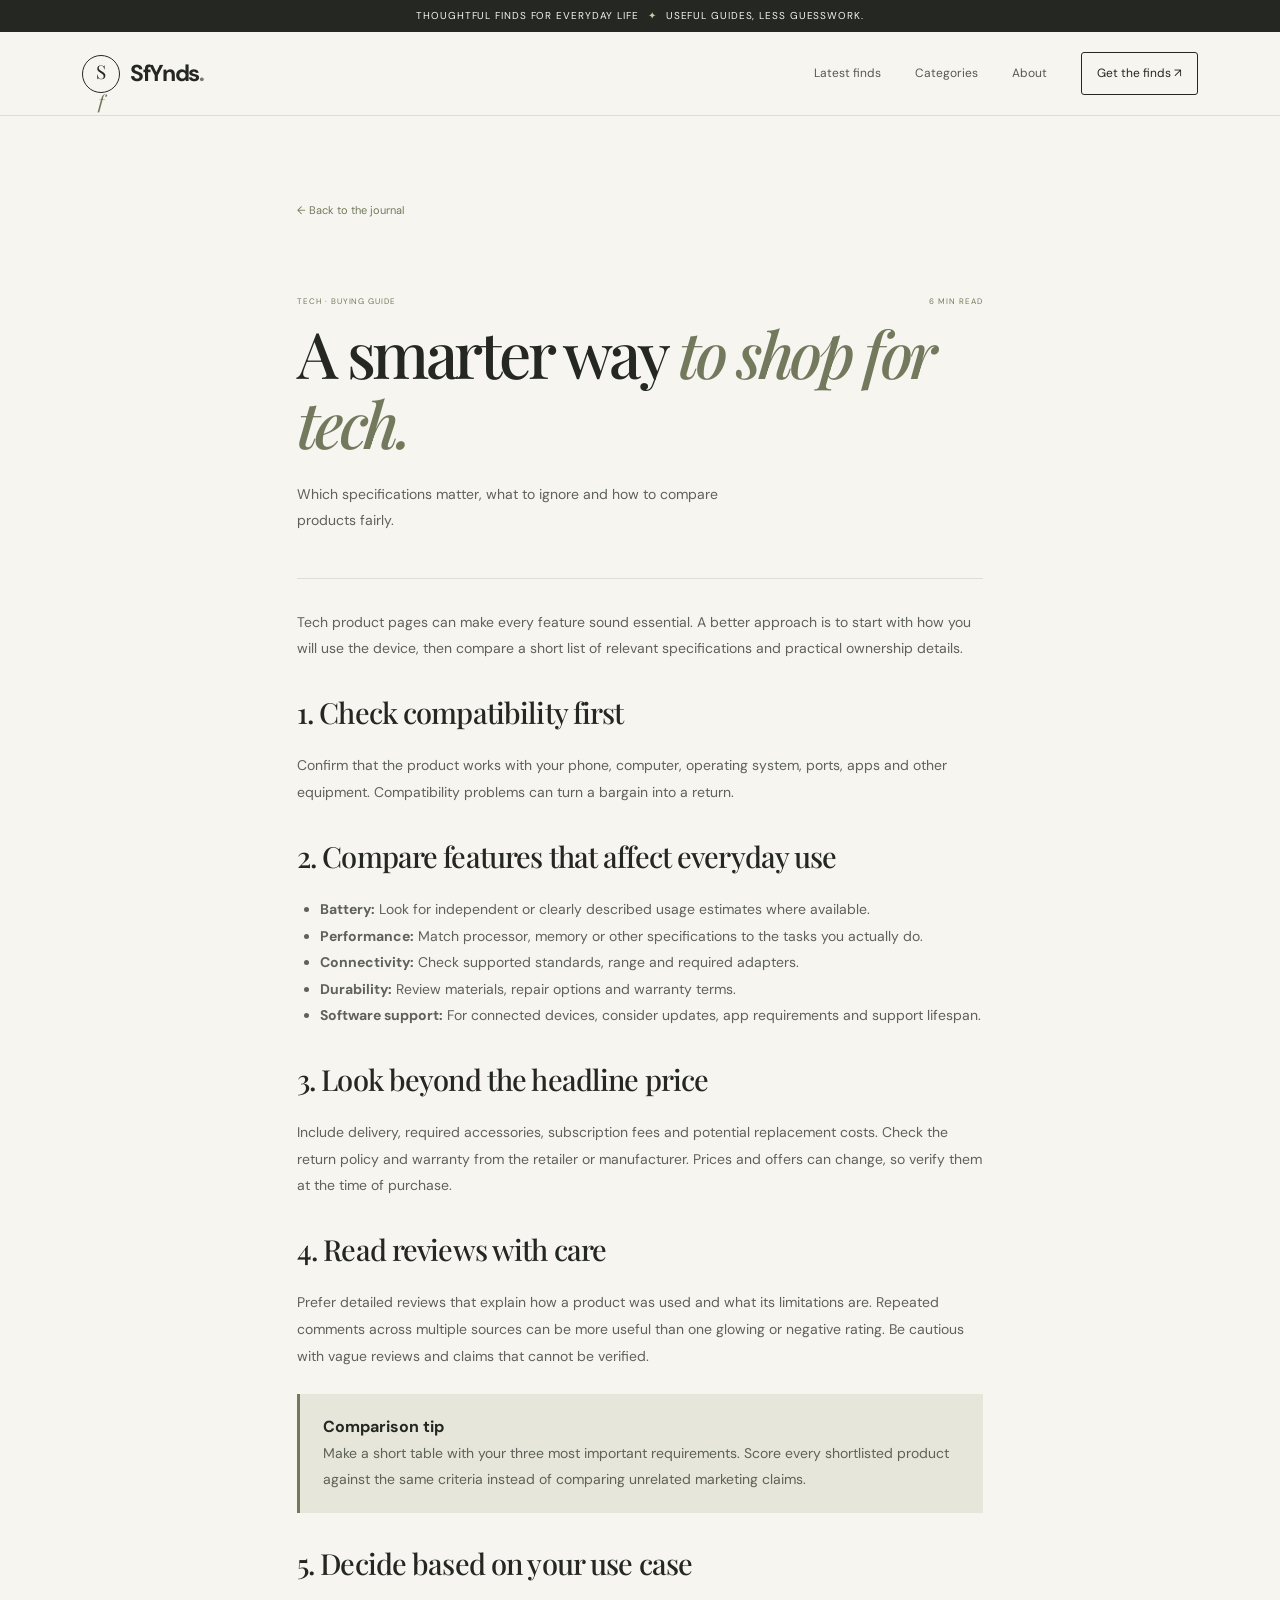
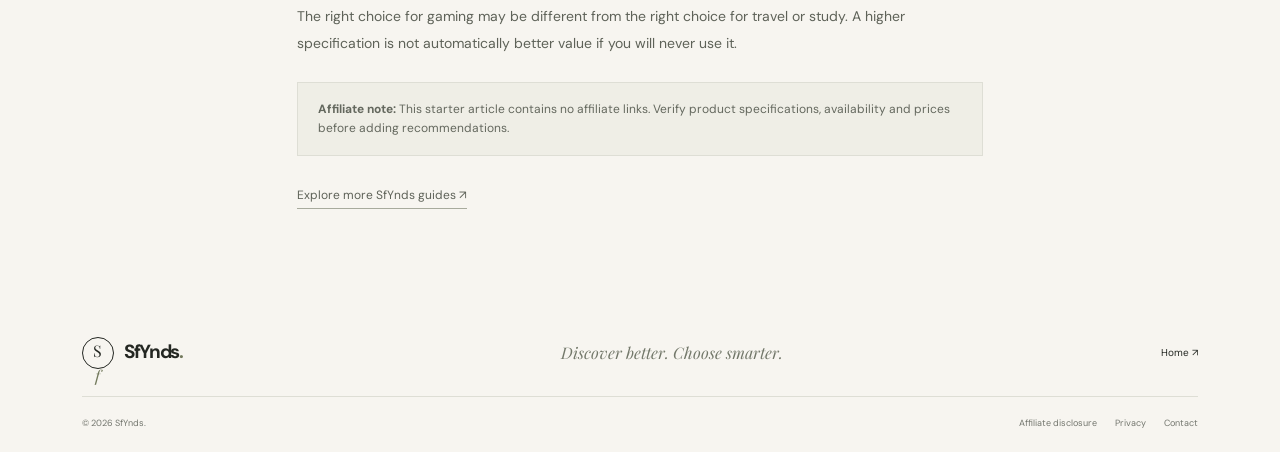
<file: articles/smart-tech-buying-guide.html>
<!doctype html>
<html lang="en"><head><meta charset="utf-8"><meta name="viewport" content="width=device-width, initial-scale=1"><meta name="description" content="Learn how to compare tech products by compatibility, battery life, support, durability and total cost."><title>A smarter way to shop for tech | SfYnds</title><link rel="icon" href="../assets/favicon.svg" type="image/svg+xml"><link rel="stylesheet" href="../styles.css"></head><body>
<div class="announcement">Thoughtful finds for everyday life <span>✦</span> Useful guides, less guesswork.</div><header class="site-header"><a class="brand" href="../index.html"><span class="brand-mark">S<span>f</span></span><span class="brand-word">SfYnds<span class="brand-dot">.</span></span></a><button class="menu-toggle" aria-label="Open navigation" aria-expanded="false">☰</button><nav class="main-nav"><a href="../index.html#latest">Latest finds</a><a href="../index.html#categories">Categories</a><a href="../about.html">About</a><a class="nav-cta" href="../index.html#newsletter">Get the finds ↗</a></nav></header>
<main class="content-page"><a class="back-link" href="../index.html#latest">← Back to the journal</a><div class="article-hero"><div class="article-meta"><span>TECH · BUYING GUIDE</span><span>6 MIN READ</span></div><h1>A smarter way <em>to shop for tech.</em></h1><p class="hero-lede">Which specifications matter, what to ignore and how to compare products fairly.</p></div><article class="article-body">
<p>Tech product pages can make every feature sound essential. A better approach is to start with how you will use the device, then compare a short list of relevant specifications and practical ownership details.</p>
<h2>1. Check compatibility first</h2><p>Confirm that the product works with your phone, computer, operating system, ports, apps and other equipment. Compatibility problems can turn a bargain into a return.</p>
<h2>2. Compare features that affect everyday use</h2><ul><li><strong>Battery:</strong> Look for independent or clearly described usage estimates where available.</li><li><strong>Performance:</strong> Match processor, memory or other specifications to the tasks you actually do.</li><li><strong>Connectivity:</strong> Check supported standards, range and required adapters.</li><li><strong>Durability:</strong> Review materials, repair options and warranty terms.</li><li><strong>Software support:</strong> For connected devices, consider updates, app requirements and support lifespan.</li></ul>
<h2>3. Look beyond the headline price</h2><p>Include delivery, required accessories, subscription fees and potential replacement costs. Check the return policy and warranty from the retailer or manufacturer. Prices and offers can change, so verify them at the time of purchase.</p>
<h2>4. Read reviews with care</h2><p>Prefer detailed reviews that explain how a product was used and what its limitations are. Repeated comments across multiple sources can be more useful than one glowing or negative rating. Be cautious with vague reviews and claims that cannot be verified.</p>
<div class="article-callout"><strong>Comparison tip</strong><p>Make a short table with your three most important requirements. Score every shortlisted product against the same criteria instead of comparing unrelated marketing claims.</p></div>
<h2>5. Decide based on your use case</h2><p>The right choice for gaming may be different from the right choice for travel or study. A higher specification is not automatically better value if you will never use it.</p><div class="disclosure-box"><strong>Affiliate note:</strong> This starter article contains no affiliate links. Verify product specifications, availability and prices before adding recommendations.</div><p><a class="text-link" href="../index.html#latest">Explore more SfYnds guides ↗</a></p></article></main>
<footer class="site-footer"><div class="footer-top"><a class="brand brand-footer" href="../index.html"><span class="brand-mark">S<span>f</span></span><span class="brand-word">SfYnds<span class="brand-dot">.</span></span></a><p>Discover better. Choose smarter.</p><div class="social-links"><a href="../index.html">Home ↗</a></div></div><div class="footer-bottom"><span>© <span id="year">2026</span> SfYnds.</span><div><a href="../affiliate-disclosure.html">Affiliate disclosure</a><a href="../privacy.html">Privacy</a><a href="../contact.html">Contact</a></div></div></footer><script src="../script.js" defer></script></body></html>
</file>
<file: styles.css>
@import url('https://fonts.googleapis.com/css2?family=DM+Sans:wght@400;500;600;700&family=Playfair+Display:ital,wght@0,500;0,600;0,700;1,500;1,600&display=swap');
:root{--paper:#f7f5f0;--ink:#242722;--muted:#73766e;--line:#deded5;--olive:#72795c;--sage:#dfe2d3;--peach:#ead1bd;--blue:#dce4e6;--white:#fffefa;--serif:'Playfair Display',Georgia,serif;--sans:'DM Sans',Arial,sans-serif}
*{box-sizing:border-box}html{scroll-behavior:smooth;scroll-padding-top:90px}body{margin:0;background:var(--paper);color:var(--ink);font-family:var(--sans);line-height:1.6}a{color:inherit;text-decoration:none}button,input{font:inherit}.announcement{height:32px;background:var(--ink);color:#f7f5f0;display:flex;justify-content:center;align-items:center;gap:9px;font-size:10px;letter-spacing:.09em;text-transform:uppercase}.announcement span{color:#c8cda9}.site-header{height:84px;padding:0 6.4%;display:flex;align-items:center;justify-content:space-between;border-bottom:1px solid var(--line);background:rgba(247,245,240,.94);position:sticky;top:0;z-index:20;backdrop-filter:blur(14px)}.brand{display:flex;align-items:center;gap:10px}.brand-mark{width:38px;height:38px;border:1px solid var(--ink);border-radius:50%;display:grid;place-items:center;font-family:var(--serif);font-size:19px;letter-spacing:-3px;padding-right:3px}.brand-mark span{font-style:italic;color:var(--olive)}.brand-word{font-size:23px;font-weight:700;letter-spacing:-1.3px}.brand-dot{color:var(--olive)}.main-nav{display:flex;align-items:center;gap:34px;font-size:12px}.main-nav>a:not(.nav-cta){color:#55594f}.main-nav>a:hover,.footer-bottom a:hover,.social-links a:hover{color:var(--olive)}.nav-cta{border:1px solid var(--ink);padding:11px 15px;border-radius:3px}.nav-cta span{margin-left:12px}.menu-toggle{display:none;background:none;border:0;font-size:23px}.hero{padding:74px 6.4% 66px;display:grid;grid-template-columns:1fr 1fr;gap:5.5%;align-items:center;max-width:1600px;margin:auto}.eyebrow{font-size:10px;letter-spacing:.16em;font-weight:700;color:var(--olive);margin:0 0 18px;display:flex;align-items:center;gap:10px}.eyebrow-line{height:1px;width:25px;background:var(--olive)}h1,h2,h3,p{margin-top:0}h1,h2{font-family:var(--serif);font-weight:500;letter-spacing:-.055em;line-height:1.08}h1{font-size:clamp(48px,6.4vw,84px);margin-bottom:24px}h1 em,h2 em{font-weight:500;color:var(--olive)}.hero-lede{max-width:480px;color:#666a61;font-size:15px;line-height:1.9}.hero-actions{display:flex;align-items:center;gap:25px;margin-top:29px}.button{display:inline-flex;align-items:center;gap:25px;padding:15px 18px;font-size:12px}.button-dark{background:var(--ink);color:white}.button-dark:hover{background:var(--olive)}.text-link{font-size:12px;border-bottom:1px solid #a8ab9d;padding-bottom:5px}.text-link span{margin-left:8px}.hero-note{font-size:10px;color:#777b71;margin-top:39px;letter-spacing:.025em}.tiny-spark{font-size:16px;color:var(--olive);margin-right:8px}.hero-art{height:490px;position:relative;overflow:hidden;background:#e9e6dc;border-radius:2px}.art-backdrop{position:absolute;width:75%;height:85%;left:12%;top:9%;border:1px solid rgba(78,83,65,.22);border-radius:48% 48% 2px 2px;background:linear-gradient(145deg,#d9d9c9,#e6d9ca)}.art-label{position:absolute;z-index:2;font-size:9px;letter-spacing:.13em}.art-label-top{top:20px;left:23px;right:23px;display:flex;justify-content:space-between}.product-card{position:absolute;z-index:2;box-shadow:0 17px 35px #3c3a2b20}.card-watch{width:36%;height:47%;left:13%;top:24%;background:#f5f1e8;transform:rotate(-8deg);padding:15px}.watch-face{height:76%;display:grid;place-items:center;background:#d7d5c5}.watch-face:before{content:"";height:100px;width:58px;border-radius:26px;background:#7d8067;position:absolute}.watch-face span{z-index:1;width:43px;height:43px;border-radius:50%;background:#f3f0e5;border:3px solid #4d5241;box-shadow:inset 0 0 0 2px #b6b7a4}.product-caption{font-size:7px;letter-spacing:.08em;display:flex;justify-content:space-between;gap:5px;margin-top:12px}.product-caption b{font-size:6px;color:#777b6c}.card-headphones{width:37%;height:39%;right:9%;top:16%;background:#f4efe5;padding:14px;transform:rotate(8deg)}.headphone-shape{height:76%;background:#c7d0cb;display:grid;place-items:center;position:relative}.headphone-shape:before{content:"";width:70px;height:78px;border:12px solid #51584e;border-bottom-color:transparent;border-radius:48px 48px 20px 20px;position:absolute;top:14px}.headphone-shape i{position:absolute;width:18px;height:35px;background:#6f7767;left:calc(50% - 43px);top:53px;border-radius:9px;box-shadow:68px 0 #6f7767}.card-notebook{width:41%;height:37%;right:12%;bottom:10%;background:#a7ad94;padding:12px;transform:rotate(-5deg)}.notebook-shape{height:75%;background:#f3eee1;padding:12px;display:flex;flex-direction:column;justify-content:space-between;color:#59604c;font-family:var(--serif);font-size:18px;line-height:1.08}.notebook-shape i{font-family:var(--sans);font-size:6px;font-style:normal;letter-spacing:.15em}.art-stamp{position:absolute;z-index:4;bottom:15%;left:11%;background:var(--ink);color:white;width:83px;height:83px;border-radius:50%;display:flex;flex-direction:column;align-items:center;justify-content:center;font-size:8px;letter-spacing:.1em;transform:rotate(-12deg)}.art-stamp b{font-size:10px}.art-stamp span{font-size:16px;color:#cdd0b4}.art-bottom{position:absolute;bottom:15px;left:20px;right:20px;text-align:center;font-size:7px;letter-spacing:.16em;color:#55594e}.trust-strip{border-top:1px solid var(--line);border-bottom:1px solid var(--line);display:flex;justify-content:center;gap:7%;padding:19px 5%;font-size:11px;color:#5e6258}.trust-strip span{font-size:9px;color:var(--olive);margin-right:9px}.section{padding:90px 6.4%;max-width:1600px;margin:auto}.section-heading{display:flex;justify-content:space-between;align-items:end;gap:30px;margin-bottom:35px}.section-heading h2,.about-band h2,.newsletter-section h2{font-size:clamp(34px,4vw,52px);margin-bottom:0}.section-aside{max-width:285px;font-size:12px;line-height:1.8;color:var(--muted);margin:0 0 4px}.category-grid{display:grid;grid-template-columns:repeat(3,1fr);gap:15px}.category-tile{min-height:270px;padding:22px;position:relative;display:flex;flex-direction:column;align-items:flex-start;overflow:hidden;transition:transform .2s}.category-tile:hover{transform:translateY(-4px)}.tile-lifestyle{background:#e4d5c7}.tile-tech{background:#dbe3e2}.tile-digital{background:#e2e3d6}.tile-number{font-size:8px;letter-spacing:.14em;color:#666a60}.tile-icon{position:absolute;right:25px;top:30px;font-family:var(--serif);font-size:57px;color:#737b60}.tile-tech .tile-icon{color:#677a7a}.tile-digital .tile-icon{color:#7c8067}.category-tile h3{font-family:var(--serif);font-weight:500;font-size:32px;line-height:1.1;letter-spacing:-.04em;margin:auto 0 18px}.tile-link{font-size:10px;border-bottom:1px solid #8d9184;padding-bottom:4px}.latest-section{padding-top:40px}.filter-row{display:flex;justify-content:space-between;align-items:center;gap:20px;margin-bottom:30px}.filter-buttons{display:flex;gap:8px;flex-wrap:wrap}.filter-btn{border:1px solid var(--line);background:transparent;padding:9px 13px;font-size:10px;color:#666a61;cursor:pointer;border-radius:2px}.filter-btn.active,.filter-btn:hover{background:var(--ink);border-color:var(--ink);color:white}.search-box{border-bottom:1px solid #bfc1b7;display:flex;align-items:center;gap:8px;padding:7px 0;min-width:210px}.search-box span{font-size:22px;color:var(--olive)}.search-box input{border:0;outline:0;background:transparent;width:100%;font-size:11px}.article-grid{display:grid;grid-template-columns:repeat(3,1fr);gap:22px}.article-card{min-width:0}.article-image{height:260px;display:block;position:relative;overflow:hidden}.image-lifestyle{background:#e8d7c6}.image-tech{background:#d9e2e1}.image-digital{background:#e1e2d3}.image-kicker{position:absolute;left:18px;top:17px;font-size:8px;letter-spacing:.13em}.image-illustration{position:absolute;inset:0;display:grid;place-items:center;font-family:var(--serif);font-size:115px;color:#777d62;transition:transform .3s}.image-tech .image-illustration{color:#607778}.image-digital .image-illustration{color:#8a8e6e}.article-card:hover .image-illustration{transform:scale(1.08) rotate(-5deg)}.image-number{position:absolute;right:15px;bottom:12px;font-family:var(--serif);font-size:36px;color:#ffffff9c}.article-meta{display:flex;justify-content:space-between;font-size:8px;letter-spacing:.12em;color:var(--olive);margin:18px 0 11px}.article-card h3{font-family:var(--serif);font-size:23px;line-height:1.2;font-weight:500;letter-spacing:-.025em;margin-bottom:10px}.article-card p{font-size:12px;line-height:1.8;color:var(--muted);min-height:43px}.read-link{display:inline-block;font-size:10px;border-bottom:1px solid #b5b8aa;padding-bottom:5px;margin-top:4px}.read-link span{margin-left:10px}.no-results{padding:25px;color:var(--muted)}.newsletter-section{background:#e4e5d9;padding:49px 8%;display:grid;grid-template-columns:70px 1fr 1fr;gap:25px;align-items:center}.newsletter-star{font-size:40px;color:var(--olive)}.newsletter-section .eyebrow{margin-bottom:10px}.newsletter-section h2{font-size:36px}.newsletter-section>div:nth-child(2)>p:last-child{font-size:12px;color:#6c7065;max-width:390px;margin:14px 0 0}.newsletter-form label{display:block;font-size:10px;margin-bottom:7px}.newsletter-input{display:flex;border-bottom:1px solid #8f9484}.newsletter-input input{flex:1;min-width:0;background:transparent;border:0;padding:12px 0;outline:0;font-size:12px}.newsletter-input button{border:0;background:transparent;font-size:23px;cursor:pointer}.newsletter-form small{display:block;color:#767a6f;font-size:9px;margin-top:10px}.about-band{padding:80px 8%;display:grid;grid-template-columns:70px 1fr 1fr;gap:25px;align-items:center;border-bottom:1px solid var(--line)}.about-mark{width:52px;height:52px;border:1px solid var(--ink);border-radius:50%;display:grid;place-items:center;font-family:var(--serif);font-size:25px;letter-spacing:-4px;padding-right:4px}.about-mark span{color:var(--olive);font-style:italic}.about-band .eyebrow{margin-bottom:12px}.about-band h2{font-size:37px}.about-band>p{font-size:12px;line-height:1.9;color:var(--muted);margin:0}.about-band>.text-link{grid-column:2/4;justify-self:start;margin-top:5px}.site-footer{padding:35px 6.4% 22px}.footer-top{display:flex;align-items:center;justify-content:space-between;gap:20px;padding-bottom:27px;border-bottom:1px solid var(--line)}.footer-top>p{font-family:var(--serif);font-style:italic;color:#73786a;font-size:16px;margin:0}.brand-footer .brand-mark{width:32px;height:32px;font-size:16px}.brand-footer .brand-word{font-size:19px}.social-links{display:flex;gap:18px;font-size:10px}.footer-bottom{display:flex;justify-content:space-between;gap:20px;padding-top:19px;font-size:9px;color:var(--muted)}.footer-bottom div{display:flex;gap:18px;flex-wrap:wrap}.footer-note{font-size:9px;color:#888b81;max-width:760px;margin:17px 0 0}.content-page{max-width:850px;min-height:55vh;margin:0 auto;padding:80px 6.4%}.content-page h1{font-size:clamp(40px,6vw,64px)}.content-page h2{font-size:30px;margin-top:36px}.content-page p,.content-page li{color:#5e6258;font-size:14px;line-height:1.9}.content-page .eyebrow{margin-bottom:22px}.back-link{display:inline-block;margin-bottom:30px;font-size:11px;color:var(--olive)}.article-hero{padding:45px 0 30px;border-bottom:1px solid var(--line);margin-bottom:30px}.article-hero .article-meta{margin-top:0}.article-body h2{font-family:var(--serif);font-weight:500;font-size:29px;letter-spacing:-.03em;margin-top:35px}.article-body h3{font-size:17px;margin-top:24px}.article-body ul,.article-body ol{padding-left:23px}.article-callout{background:#e6e6db;padding:20px 23px;margin:25px 0;border-left:3px solid var(--olive)}.article-callout p:last-child{margin-bottom:0}.disclosure-box{background:#efeee6;border:1px solid var(--line);padding:17px 20px;font-size:12px;color:#64685e;margin:25px 0}.site-footer a:focus-visible,.main-nav a:focus-visible,button:focus-visible,input:focus-visible{outline:2px solid var(--olive);outline-offset:3px}
@media(max-width:900px){.hero{gap:4%;padding-top:55px}.hero-art{height:410px}.card-watch{padding:10px}.card-headphones{padding:10px}.section{padding-top:65px;padding-bottom:65px}.article-image{height:210px}.newsletter-section{grid-template-columns:45px 1fr;gap:20px}.newsletter-form{grid-column:2}.about-band{grid-template-columns:55px 1fr}.about-band>p,.about-band>.text-link{grid-column:2}.about-band>p{margin-top:6px}.about-band>.text-link{margin-top:0}}
@media(max-width:650px){.announcement{font-size:8px}.site-header{height:70px;padding:0 5%}.brand-word{font-size:21px}.menu-toggle{display:block}.main-nav{display:none;position:absolute;top:69px;left:0;right:0;background:var(--paper);border-bottom:1px solid var(--line);padding:20px 5%;flex-direction:column;align-items:stretch;gap:18px}.main-nav.open{display:flex}.nav-cta{text-align:center}.hero{grid-template-columns:1fr;padding:49px 5% 45px;gap:35px}.hero-art{height:370px;max-width:480px;width:100%;margin:auto}.hero-note{margin-top:27px}.trust-strip{gap:12px;padding:16px 5%;justify-content:space-between;font-size:9px}.trust-strip div{max-width:31%}.trust-strip span{display:block;margin-bottom:4px}.section{padding:60px 5%}.section-heading{display:block}.section-aside{margin-top:15px}.category-grid{grid-template-columns:1fr;gap:10px}.category-tile{min-height:210px}.tile-icon{font-size:48px}.category-tile h3{font-size:30px}.filter-row{align-items:stretch;flex-direction:column}.search-box{width:100%}.article-grid{grid-template-columns:1fr;gap:36px}.article-image{height:260px}.article-card p{min-height:0}.newsletter-section{padding:35px 6%;grid-template-columns:35px 1fr;gap:15px}.newsletter-star{font-size:29px}.newsletter-section h2{font-size:31px}.newsletter-form{grid-column:1/3;margin-top:8px}.about-band{padding:55px 6%;grid-template-columns:45px 1fr;gap:15px}.about-mark{width:42px;height:42px;font-size:20px}.about-band h2{font-size:32px}.about-band>p,.about-band>.text-link{grid-column:1/3}.about-band>p{margin-top:15px}.footer-top{align-items:flex-start;flex-wrap:wrap}.footer-top>p{order:3;width:100%}.social-links{gap:12px;flex-wrap:wrap}.footer-bottom{flex-direction:column}.footer-bottom div{gap:12px}.content-page{padding:55px 6%}.content-page h1{font-size:43px}}
</file>
